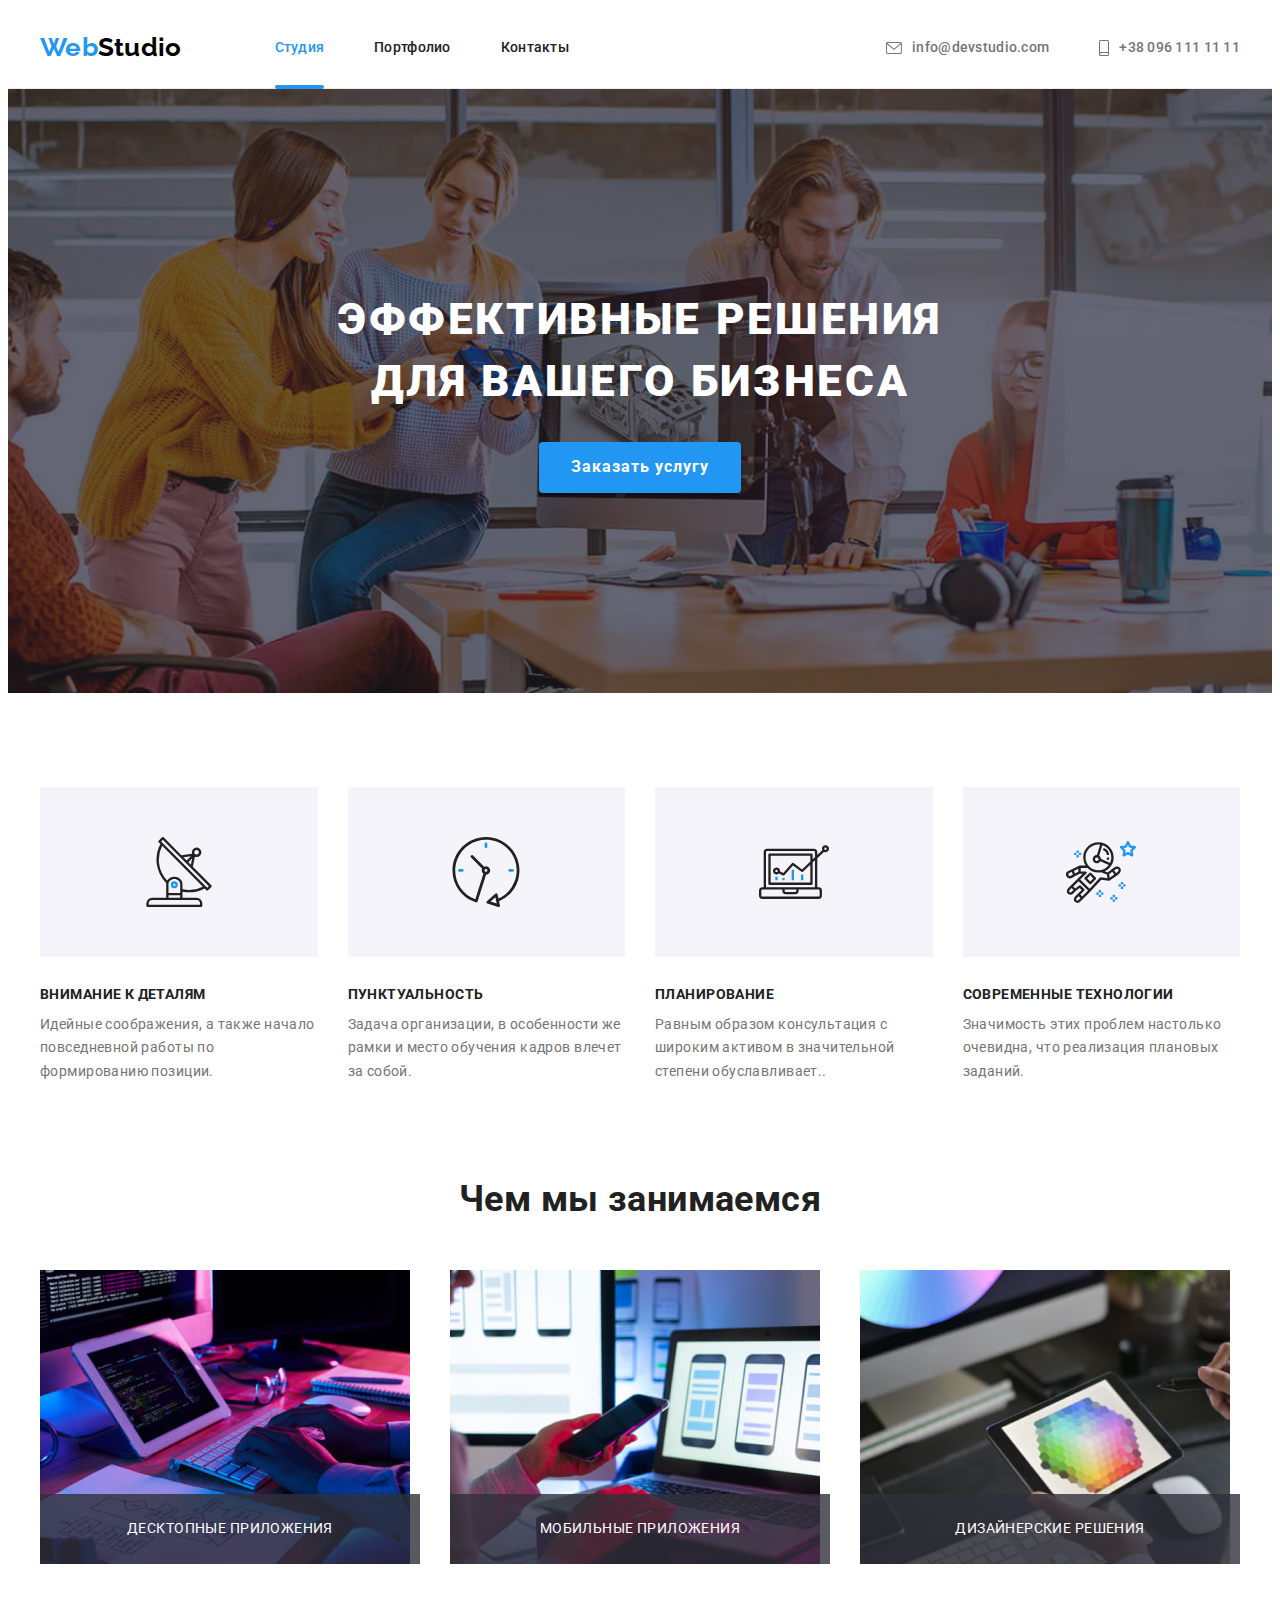
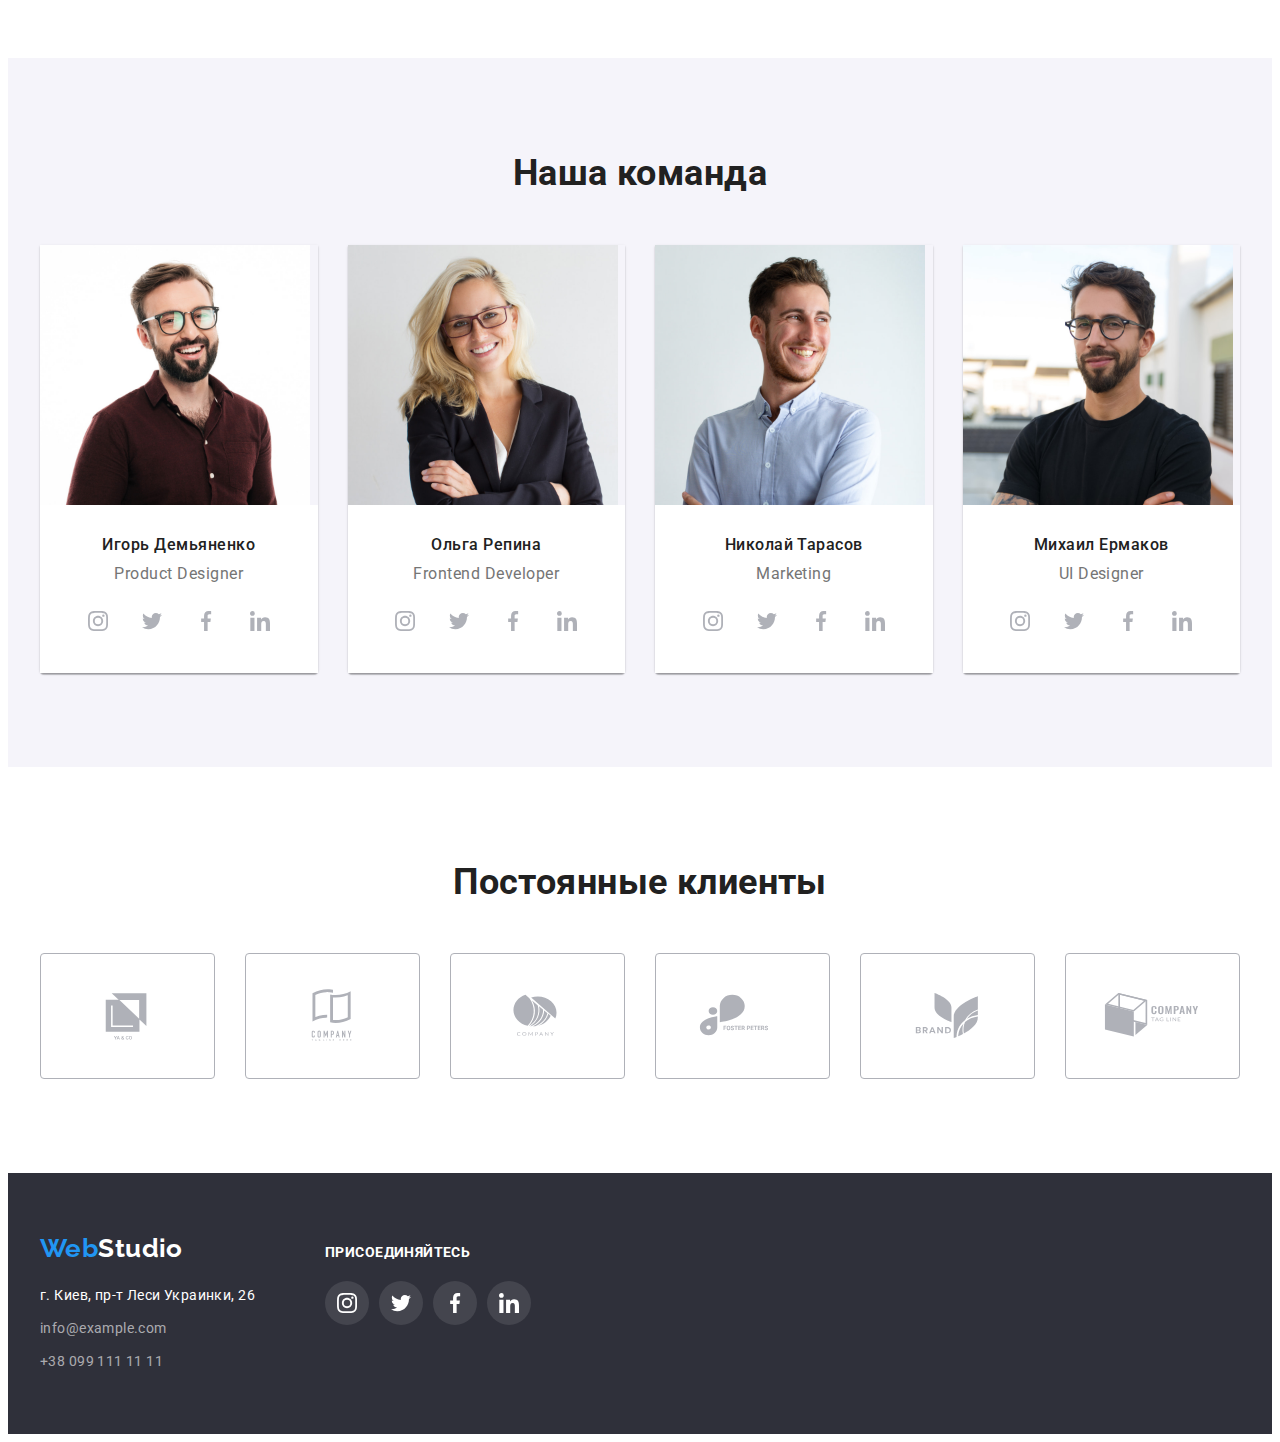
<file: index.html>
<!DOCTYPE html>
<html lang="ru">
<head>
    <meta charset="UTF-8">
    <meta http-equiv="X-UA-Compatible" content="IE=edge">
    <meta name="viewport" content="width=device-width, initial-scale=1.0">
<link href="https://fonts.googleapis.com/css2?family=Raleway:wght@700&family=Roboto:wght@400;500;700;900&display=swap" rel="stylesheet"/>
<link rel="stylesheet" href="https://cdnjs.cloudflare.com/ajax/libs/modern-normalize/1.1.0/modern-normalize.min.css" integrity="sha512-wpPYUAdjBVSE4KJnH1VR1HeZfpl1ub8YT/NKx4PuQ5NmX2tKuGu6U/JRp5y+Y8XG2tV+wKQpNHVUX03MfMFn9Q==" crossorigin="anonymous" referrerpolicy="no-referrer" />
    <link rel="stylesheet" href="css/styles.css"/>
    <title>Веб-студия</title>
</head>
<body data-page>
    <!--шапка сайта-->
    <header class="header">
        <div class="header-container container">
        <nav class="nav">
            <a href="index.html" class="logo">Web<span class="dark-logo">Studio</span></a>
    
            <ul class="nav-list list">
              <li>
                <a href="index.html" class="nav-link active-page link">Студия</a>
              </li>
              <li>
                <a href="portfolio.html" class="nav-link link">Портфолио</a>
              </li>
              <li>
                <a href="" class="nav-link link">Контакты</a>
              </li>
            </ul>
        </nav>
        <!--контакты-->
          <ul class="contact-list list">
                <li>
                  <a href="mailto:info@devstudio.com" class="contact-link link">
                    <svg class="mail-icon icon" width="16px" height="12px">
                        <use href="./images/icons.svg#envelope"></use>
                    </svg>
                    info@devstudio.com</a>
                </li>
                <li>
                  <a href="tel:+380961111111" class="contact-link link">
                    <svg class="tel-icon icon" width="10px" height="16px">
                        <use href="./images/icons.svg#smartphone"></use>
                    </svg>
                    +38 096 111 11 11</a>
                </li>
              </ul>
    </div>
    </header>
    
    <main>
        <!--герой-->
 <section class="hero">
    <div class="container">
    <h1 class="hero-title">
        Эффективные решения для вашего бизнеса</h1>

    <button type="button" class="hero-button" data-modal-open>Заказать услугу</button>



</div >
    </section>


 <!--особенности-->
 <section class="about section">
<div class="container">
    
<h2 class="visually-hidden">Наши особенности</h2>


<ul class="about-list card-set list">
<li class="card-item">
<div class="about-card-icon">
                <svg class="about-icon" width="70px" height="70px">
                  <use href="./images/icons.svg#antenna"></use>
                </svg>
              </div>

    <h3 class="about-title">Внимание к деталям</h3>
    <p class="about text">Идейные соображения, а также начало повседневной работы по формированию позиции.</p>
</li>
<li class="card-item">
<div class="about-card-icon">
                <svg class="about-icon" width="70px" height="70px">
                  <use href="./images/icons.svg#clock"></use>
                </svg>
              </div>

    <h3 class="about-title">Пунктуальность</h3>
    <p class="about text">Задача организации, в особенности же рамки и место обучения кадров влечет за собой.</p>
</li>
<li class="card-item">
<div class="about-card-icon">
                <svg class="about-icon" width="70px" height="70px">
                  <use href="./images/icons.svg#diagram"></use>
                </svg>
              </div>

    <h3 class="about-title">Планирование</h3>
    <p class="about text">Равным образом консультация с широким активом в значительной степени обуславливает..</p>
</li>
<li class="card-item">
<div class="about-card-icon">
                <svg class="about-icon" width="70px" height="70px">
                  <use href="./images/icons.svg#astronaut"></use>
                </svg>
              </div>

    <h3 class="about-title">Современные технологии</h3>
    <p class="about text">Значимость этих проблем настолько очевидна, что реализация плановых заданий.</p>
</li>
</ul>
</div>
</section>

<!-- Чем занимаемся-->
<section class="we-do section">
    <div class="container">
<h2 class="section-title">Чем мы занимаемся</h2>

<ul class="we-do-list card-set list">
    <li class="card-item we-do-item">
      <div class="we-do-text">
        <p class="we-do-title">Десктопные приложения</p>
      </div>
        <img src="./images/images1.jpg"
        width="370" 
        height="294" 
        alt="набираем код с макета"/>
    </li>
    <li class="card-item we-do-item">
      <div class="we-do-text">
        <p class="we-do-title">мобильные приложения</p>
      </div>
        <img src="./images/images2.jpg"
        width="370"
        height="294"
         alt="создаем страницу"/>
    </li>
<li class="card-item we-do-item">
  <div class="we-do-text">
    <p class="we-do-title">дизайнерские решения</p>
  </div>
        <img src="./images/images3.jpg" 
        width="370"
        height="294"
         alt="создаем дизайн"/>
    </li>
</ul>
</div>
</section>
 
<!--Наша команда-->

<section class="team section">
    <div class="container">
<h2 class="section-title">Наша команда</h2>
<ul class="team-list card-set list">
    <li class="team-item card-item">
        <img src="./images/Designer.jpg" 
        alt="Дизайнер продукта" 
        width="270"
        height="260">

        <div class="team-content">
        <h3 class="team-title">Игорь Демьяненко</h3>
        <p class="team-specialist">Product Designer</p>
        
    
            <ul class="list social-list">
              <li class="social-item">
                <a href="javascript:;" target="_blank" class="link social-link-icon">
                  <svg class="social-icon" width="20px" height="20px">
                    <use href="./images/icons.svg#instagram"></use>
                  </svg>
                </a>
              </li>

              <li class="social-item">
                <a href="javascript:;" target="_blank" class="link social-link-icon">
                  <svg class="social-icon" width="20px" height="20px">
                    <use href="./images/icons.svg#twitter"></use>
                  </svg>
                </a>
              </li>

              <li class="social-item">
                <a href="javascript:;" target="_blank" class="link social-link-icon">
                  <svg class="social-icon" width="20px" height="20px">
                    <use href="./images/icons.svg#facebook"></use>
                  </svg>
                </a>
              </li>

              <li class="social-item">
                <a href="javascript:;" target="_blank" class="link social-link-icon">
                  <svg class="social-icon" width="20px" height="20px">
                    <use href="./images/icons.svg#linkedin"></use>
                  </svg>
                </a>
              </li>
            </ul>
          </div>
        </li>
    
    
<li class="team-item card-item">
        <img src="./images/Developer.jpg" 
        alt="Фронтенд-разработчик" 
        width="270"
        height="260">
        <div class="team-content">
        <h3 class="team-title">Ольга Репина</h3>
        <p class="team-specialist">Frontend Developer</p>
        

        
            <ul class="list social-list">
              <li class="social-item">
                <a href="javascript:;" target="_blank" class="link social-link-icon">
                  <svg class="social-icon" width="20px" height="20px">
                    <use href="./images/icons.svg#instagram"></use>
                  </svg>
                </a>
              </li>

              <li class="social-item">
                <a href="javascript:;" target="_blank" class="link social-link-icon">
                  <svg class="social-icon" width="20px" height="20px">
                    <use href="./images/icons.svg#twitter"></use>
                  </svg>
                </a>
              </li>

              <li class="social-item">
                <a href="javascript:;" target="_blank" class="link social-link-icon">
                  <svg class="social-icon" width="20px" height="20px">
                    <use href="./images/icons.svg#facebook"></use>
                  </svg>
                </a>
              </li>

              <li class="social-item">
                <a href="javascript:;" target="_blank" class="link social-link-icon">
                  <svg class="social-icon" width="20px" height="20px">
                    <use href="./images/icons.svg#linkedin"></use>
                  </svg>
                </a>
              </li>
            </ul>
          </div>
    </li>
<li class="team-item card-item">
    <img src="./images/Marketing.jpg"
    alt="Маркетинг" width="270"
    height="260">
<div class="team-content">
    <h3 class="team-title">Николай Тарасов</h3>
    <p class="team-specialist">Marketing</p>



    <ul class="list social-list">
      <li class="social-item">
        <a href="javascript:;" target="_blank" class="link social-link-icon">
          <svg class="social-icon" width="20px" height="20px">
            <use href="./images/icons.svg#instagram"></use>
          </svg>
        </a>
      </li>

      <li class="social-item">
        <a href="javascript:;" target="_blank" class="link social-link-icon">
          <svg class="social-icon" width="20px" height="20px">
            <use href="./images/icons.svg#twitter"></use>
          </svg>
        </a>
      </li>

      <li class="social-item">
        <a href="javascript:;" target="_blank" class="link social-link-icon">
          <svg class="social-icon" width="20px" height="20px">
            <use href="./images/icons.svg#facebook"></use>
          </svg>
        </a>
      </li>

      <li class="social-item">
        <a href="javascript:;" target="_blank" class="link social-link-icon">
          <svg class="social-icon" width="20px" height="20px">
            <use href="./images/icons.svg#linkedin"></use>
          </svg>
        </a>
      </li>
    </ul>
  </div>
</li>
    <li class="team-item card-item">
        <img src="./images/UIDesigner.jpg"
        alt="Дизайнер пользовательского интерфейса"
         width="270"
        height="260">
<div class="team-content">
        <h3 class="team-title">Михаил Ермаков</h3>
        <p class="team-specialist">UI Designer</p>



    <ul class="list social-list">
      <li class="social-item">
        <a href="javascript:;" target="_blank" class="link social-link-icon">
          <svg class="social-icon" width="20px" height="20px">
            <use href="./images/icons.svg#instagram"></use>
          </svg>
        </a>
      </li>

      <li class="social-item">
        <a href="javascript:;" target="_blank" class="link social-link-icon">
          <svg class="social-icon" width="20px" height="20px">
            <use href="./images/icons.svg#twitter"></use>
          </svg>
        </a>
      </li>

      <li class="social-item">
        <a href="javascript:;" target="_blank" class="link social-link-icon">
          <svg class="social-icon" width="20px" height="20px">
            <use href="./images/icons.svg#facebook"></use>
          </svg>
        </a>
      </li>

      <li class="social-item">
        <a href="javascript:;" target="_blank" class="link social-link-icon">
          <svg class="social-icon" width="20px" height="20px">
            <use href="./images/icons.svg#linkedin"></use>
          </svg>
        </a>
      </li>
    </ul>
  </div>
    </li>
</ul>
</div>
</section>

<!--Постоянные клиенты-->
<section class="section clients-section">
    <div class="container clients-container">
        <h2 class="section-title">Постоянные клиенты</h2>

<ul class="list card-set clients-list">
    <li class="clients-item card-item">
        <a href="" class="link clients-link">
        <svg class="clients-icon" width="106" height="60">
            <use href="./images/icons.svg#logo"></use>
        </svg>
    </a>
</li>
<li class="clients-item card-item">
    <a href="" class="link clients-link">
    <svg class="clients-icon" width="106" height="60">
        <use href="./images/icons.svg#logo-1"></use>
    </svg>
</a>
</li>
<li class="clients-item card-item">
    <a href="" class="link clients-link">
    <svg class="clients-icon" width="106" height="60">
        <use href="./images/icons.svg#logo-2"></use>
    </svg>
</a>
</li>
<li class="clients-item card-item">
    <a href="" class="link clients-link">
    <svg class="clients-icon" width="106px" height="60">
        <use href="./images/icons.svg#logo-3"></use>
    </svg>
</a>
</li>
<li class="clients-item card-item">
    <a href="" class="link clients-link">
    <svg class="clients-icon" width="106" height="60">
        <use href="./images/icons.svg#logo-4"></use>
    </svg>
</a>
</li>
<li class="clients-item card-item">
    <a href="" class="link clients-link">
    <svg class="clients-icon" width="106" height="60">
        <use href="./images/icons.svg#logo-5"></use>
    </svg>
</a>
</li>
</ul>
</div>
</section>
</main>


    <!--подвал-->
     <footer class="footer">
<div class="container">
    <div class="footer-container">
        <div class="footer-address">
        <a href="index.html" class="logo">Web<span class="white">Studio</span></a>
        <address class="address">
            <ul class="list address-list">
                <li>
                    <a
                    href="https://goo.gl/maps/N5DiG7p4qbo636EXA"
                    target="_blank"
                    rel="noreferrer noopener"
                    class="link street">г. Киев, пр-т Леси Украинки, 26
                  </a>
                </li>
                <li><a href="mailto:info@example.com" class="link address-link">info@example.com</a>
                <li>
                    <a href="tel:+380991111111" class="link address-link">+38 099 111 11 11</a>
                </li>
            </ul>
        </address>
    </div>

    <div class="footer-social">
        <h3 class="footer-social-title">присоединяйтесь</h3>

        <ul class="list social-list">
          <li class="social-item">
            <a href="javascript:;" target="_blank" class="link social-link-icon">
              <svg class="social-icon" width="20px" height="20px">
                <use href="./images/icons.svg#instagram"></use>
              </svg>
            </a>
          </li>

          <li class="social-item">
            <a href="javascript:;" target="_blank" class="link social-link-icon">
              <svg class="social-icon" width="20px" height="20px">
                <use href="./images/icons.svg#twitter"></use>
              </svg>
            </a>
          </li>

          <li class="social-item">
            <a href="javascript:;" target="_blank" class="link social-link-icon">
              <svg class="social-icon" width="20px" height="20px">
                <use href="./images/icons.svg#facebook"></use>
              </svg>
            </a>
          </li>

          <li class="social-item">
            <a href="javascript:;" target="_blank" class="link social-link-icon">
              <svg class="social-icon" width="20px" height="20px">
                <use href="./images/icons.svg#linkedin"></use>
              </svg>
            </a>
          </li>
        </ul>
      </div>
    </div>
</div>
</footer>

<div class="backdrop is-hidden" data-modal>
  <div class="modal">
    <button class="modal-btn" data-modal-close>
      <svg class="modal-btn-icon" width="18px" height="18px">
        <use href="./images/icons.svg#icon-iconx"></use>
      </svg>
    </button>
  </div>
</div>

<!--скрипт модельного окна-->
<script src="./js/modal.js"></script>

</body>
</html>
</file>
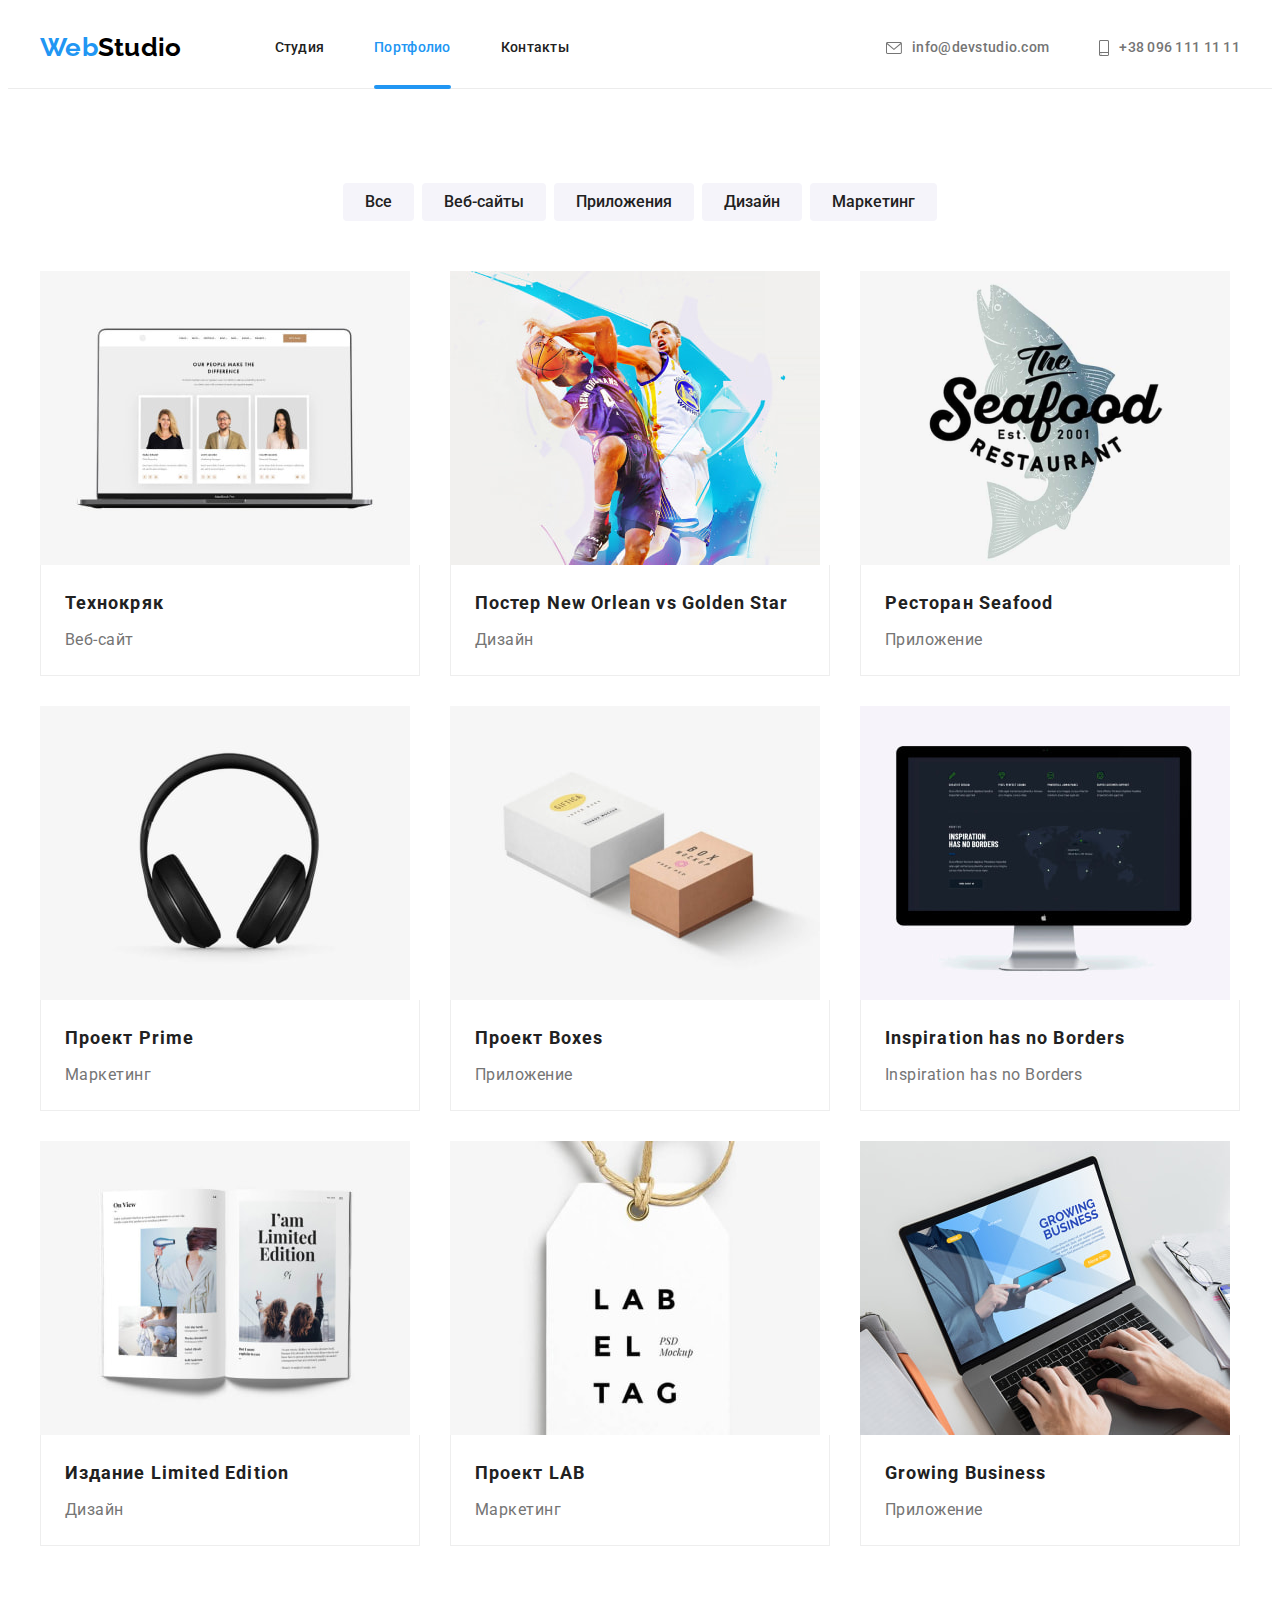
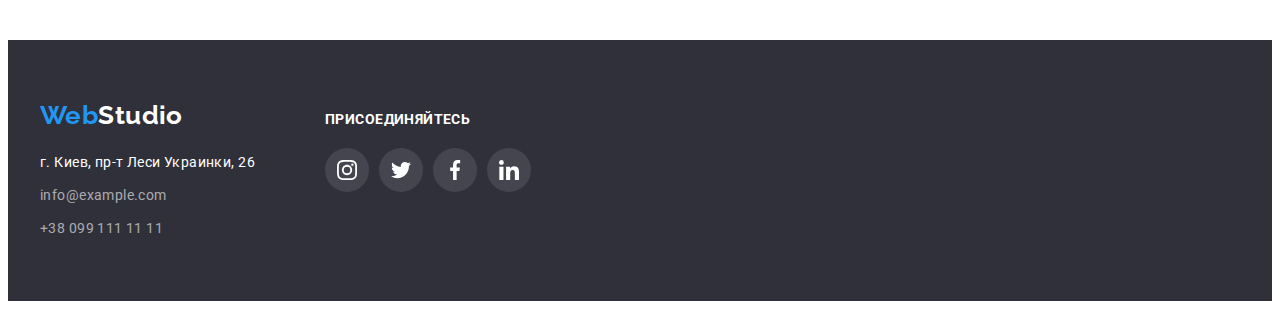
<file: portfolio.html>
<!DOCTYPE html>
<html lang="ru">
  <head>
    <meta charset="UTF-8" />
    <meta http-equiv="X-UA-Compatible" content="IE=edge" />
    <meta name="viewport" content="width=device-width, initial-scale=1.0" />
    <link
      href="https://fonts.googleapis.com/css2?family=Raleway:wght@700&family=Roboto:wght@400;500;700;900&display=swap"
      rel="stylesheet"
    /><link rel="stylesheet" href="https://cdnjs.cloudflare.com/ajax/libs/modern-normalize/1.1.0/modern-normalize.min.css" integrity="sha512-wpPYUAdjBVSE4KJnH1VR1HeZfpl1ub8YT/NKx4PuQ5NmX2tKuGu6U/JRp5y+Y8XG2tV+wKQpNHVUX03MfMFn9Q==" crossorigin="anonymous" referrerpolicy="no-referrer" />
    <link rel="stylesheet" href="css/styles.css"/>
    <title>Портфолио</title>
  </head>
  <body>
    <!--шапка сайта-->
    <header class="header">
      <div class="header-container container">
      <nav class="nav">
          <a href="index.html" class="logo">Web<span class="dark-logo">Studio</span></a>
  
          <ul class="nav-list list">
            <li>
              <a href="index.html" class="nav-link link">Студия</a>
            </li>
            <li>
              <a href="portfolio.html" class="nav-link active-page link">Портфолио</a>
            </li>
            <li>
              <a href="" class="nav-link link">Контакты</a>
            </li>
          </ul>
      </nav>
      <ul class="contact-list list">
        <li>
          <a href="mailto:info@devstudio.com" class="contact-link link">
            <svg class="mail-icon icon" width="16px" height="12px">
                <use href="./images/icons.svg#envelope"></use>
            </svg>
            info@devstudio.com</a>
        </li>
        <li>
          <a href="tel:+380961111111" class="contact-link link">
            <svg class="tel-icon icon" width="10px" height="16px">
                <use href="./images/icons.svg#smartphone"></use>
            </svg>
            +38 096 111 11 11</a>
        </li>
      </ul>
  </div>
  </header>
    <main>
      <!--меню портфолио-->
      <section class="section">
        <div class="container portfolio-container">
        <!--кнопки-->
        <ul class="list select-list">
          <li class="select-item">
            <button type="button" class="select-button">Все</button>
          </li>
          <li class="select-item">
            <button type="button" class="select-button">Веб-сайты</button>
          </li>
          <li class="select-item">
            <button type="button" class="select-button">Приложения</button>
          </li>
          <li class="select-item">
            <button type="button" class="select-button">Дизайн</button>
          </li>
          <li class="select-item">
            <button type="button" class="select-button">Маркетинг</button>
          </li>
        </ul>

        <!--скрытые заголовки-->
        <h1 class="visually-hidden">Примеры</h1>

        <!--примеры работ-->
        <ul class="list card-set portfolio-list">
          
          <li class="card-item">
             <a href="" class="link portfolio-link"> 

              <div class="portfolio-background">
            <img
              src="./images/technoquack.jpg"
              width="370"
              height="294"
              alt="веб сайт технокряк"
            />
            <div class="overlay">
              <p class="overlay-text">Ресурс предлагает комплексные предложения с разным уровнем функционала и сервисов. Все это позволит посетителю получить исчерпывающие сведения о компании или частном лице.</p>
            </div>
          </div>

            <div class="card-content">
            <h2 class="card-heading">Технокряк</h2>
            <p class="card-text">Веб-сайт</p>
          </div>
          </a>
          </li>

          <li class="card-item">
            <a href="" class="link portfolio-link"> 
              <div class="portfolio-background">
            <img
              src="./images/New-Orlean.jpg"
              width="370"
              height="294"
              alt="дизайн"
            />
            <div class="overlay">
              <p class="overlay-text">Ресурс предлагает комплексные предложения с разным уровнем функционала и сервисов. Все это позволит посетителю получить исчерпывающие сведения о компании или частном лице.</p>
            </div>
          </div>
            <div class="card-content">
            <h2 class="card-heading">Постер New Orlean vs Golden Star</h2>
            <p class="card-text">Дизайн</p>
            </div>
          </a>
          </li>

          <li class="card-item">
            <a href="" class="link portfolio-link">
              <div class="portfolio-background"> 
            <img
              src="./images/Seafood.png"
              width="370"
              height="294"
              alt="приложение"
            />
            <div class="overlay">
              <p class="overlay-text">Ресурс предлагает комплексные предложения с разным уровнем функционала и сервисов. Все это позволит посетителю получить исчерпывающие сведения о компании или частном лице.</p>
            </div>
          </div>
            <div class="card-content">
            <h2 class="card-heading">Ресторан Seafood</h2>
            <p class="card-text">Приложение</p>
          </div>
          </a>
          </li>

          <li class="card-item">
            <a href="" class="link portfolio-link">
              <div class="portfolio-background">
            <img
              src="./images/Prime.jpg"
              width="370"
              height="294"
              alt="проект-маркетинг"
            />
            <div class="overlay">
              <p class="overlay-text">Ресурс предлагает комплексные предложения с разным уровнем функционала и сервисов. Все это позволит посетителю получить исчерпывающие сведения о компании или частном лице.</p>
            </div>
          </div>
            <div class="card-content">
            <h2 class="card-heading">Проект Prime</h2>
            <p class="card-text">Маркетинг</p>
          </div>
          </a>
          </li>

          <li class="card-item">
            <a href="" class="link portfolio-link">
              <div class="portfolio-background">
            <img
              src="./images/Boxes.jpg"
              width="370"
              height="294"
              alt="дизан-проект"
            />
            <div class="overlay">
              <p class="overlay-text">Ресурс предлагает комплексные предложения с разным уровнем функционала и сервисов. Все это позволит посетителю получить исчерпывающие сведения о компании или частном лице.</p>
            </div>
          </div>
            <div class="card-content">
            <h2 class="card-heading">Проект Boxes</h2>
            <p class="card-text">Приложение</p>
          </div>
          </a>
          </li>

          <li class="card-item">
            <a href="" class="link portfolio-link">
              <div class="portfolio-background">
            <img
              src="./images/Inspiration.jpg"
              width="370"
              height="294"
              alt="веб-сайт"
            />
            <div class="overlay">
              <p class="overlay-text">Ресурс предлагает комплексные предложения с разным уровнем функционала и сервисов. Все это позволит посетителю получить исчерпывающие сведения о компании или частном лице.</p>
            </div>
          </div>
            <div class="card-content">
            <h2 class="card-heading">Inspiration has no Borders</h2>
            <p class="card-text">Inspiration has no Borders</p>
          </div>
          </a>
          </li>

          <li class="card-item">
            <a href="" class="link portfolio-link">
              <div class="portfolio-background">
            <img
              src="./images/Limited-Edition.jpg"
              width="370"
              height="294"
              alt="дизайн"
            />
            <div class="overlay">
              <p class="overlay-text">Ресурс предлагает комплексные предложения с разным уровнем функционала и сервисов. Все это позволит посетителю получить исчерпывающие сведения о компании или частном лице.</p>
            </div>
          </div>
            <div class="card-content">
            <h2 class="card-heading">Издание Limited Edition</h2>
            <p class="card-text">Дизайн</p>
          </div>
          </a>
          </li>

          <li class="card-item">
            <a href="" class="link portfolio-link">
              <div class="portfolio-background">
            <img
              src="./images/LAB.jpg"
              width="370"
              height="294"
              alt="маркетинг"
            />
            <div class="overlay">
              <p class="overlay-text">Ресурс предлагает комплексные предложения с разным уровнем функционала и сервисов. Все это позволит посетителю получить исчерпывающие сведения о компании или частном лице.</p>
            </div>
          </div>
            <div class="card-content">
            <h2 class="card-heading">Проект LAB</h2>
            <p class="card-text">Маркетинг</p>
          </div>
          </a>
          </li>

          <li class="card-item">
            <a href="" class="link portfolio-link">
              <div class="portfolio-background">
            <img
              src="./images/Business.jpg"
              width="370"
              height="294"
              alt="бизнес-план"
            />
            <div class="overlay">
              <p class="overlay-text">Ресурс предлагает комплексные предложения с разным уровнем функционала и сервисов. Все это позволит посетителю получить исчерпывающие сведения о компании или частном лице.</p>
            </div>
          </div>
            <div class="card-content">
            <h2 class="card-heading">Growing Business</h2>
            <p class="card-text">Приложение</p>
          </div>
          </a>
          </li>
        </ul>
      </div>
      
      </section>
    </main>
    <!--подвал-->
    <footer class="footer">
      <div class="container">
          <div class="footer-container">
              <div class="footer-address">
              <a href="index.html" class="logo">Web<span class="white">Studio</span></a>
              <address class="address">
                  <ul class="list address-list">
                      <li>
                          <a
                          href="https://goo.gl/maps/N5DiG7p4qbo636EXA"
                          target="_blank"
                          rel="noreferrer noopener"
                          class="link street">г. Киев, пр-т Леси Украинки, 26
                        </a>
                      </li>
                      <li><a href="mailto:info@example.com" class="link address-link">info@example.com</a>
                      <li>
                          <a href="tel:+380991111111" class="link address-link">+38 099 111 11 11</a>
                      </li>
                  </ul>
              </address>
          </div>
      
          <div class="footer-social">
              <h3 class="footer-social-title">присоединяйтесь</h3>
      
              <ul class="list social-list">
                <li class="social-item">
                  <a href="javascript:;" target="_blank" class="link social-link-icon">
                    <svg class="social-icon" width="20px" height="20px">
                      <use href="./images/icons.svg#instagram"></use>
                    </svg>
                  </a>
                </li>
      
                <li class="social-item">
                  <a href="javascript:;" target="_blank" class="link social-link-icon">
                    <svg class="social-icon" width="20px" height="20px">
                      <use href="./images/icons.svg#twitter"></use>
                    </svg>
                  </a>
                </li>
      
                <li class="social-item">
                  <a href="javascript:;" target="_blank" class="link social-link-icon">
                    <svg class="social-icon" width="20px" height="20px">
                      <use href="./images/icons.svg#facebook"></use>
                    </svg>
                  </a>
                </li>
      
                <li class="social-item">
                  <a href="javascript:;" target="_blank" class="link social-link-icon">
                    <svg class="social-icon" width="20px" height="20px">
                      <use href="./images/icons.svg#linkedin"></use>
                    </svg>
                  </a>
                </li>
              </ul>
            </div>
          </div>
      </div>
      </footer>
  </body>
</html>
</file>
<file: css/styles.css>
/* цвет фона наша команда #2F303A; */
/*цвет текста в боди #757575; */
/*хедер лого Web голубой #2196F3; */
/* хедер лого Web черный #000000; */
/* цвет в нав,портфолио,и внимание к деталям #212121; */
/* цвет контактов в навигации #757575; */
/* белый цвет #FFFFFF; */
/*фон героя #2F303A; */
/*кнопка в  #F5F4FA; */

:root {
  --background-dark-grey: #2f303a;
  --grey-color: #757575;
  --blue-logo-color: #2196f3;
  --dark-logo-color: #000000;
  --white-color: #ffffff;
  --current-color: #212121;
  --footer-primary-color: rgba(255, 255, 255, 0.6);
  --light-gray-backg: #f5f4fa;
  --card-set-gap: 30px; 
  --button-shadow: rgba(0, 0, 0, 0.25);
  --grey-edging: rgba(238, 238, 238, 1);
--card-item: 4;
--grey-card-content:#EEEEEE;
--team-btm: rgba(0, 0, 0, 0.12);
  --team-bl: rgba(0, 0, 0, 0.14);
  --team-br: rgba(0, 0, 0, 0.2);
  --color-border-header: #ECECEC;
  --hero-shadow: rgba(47, 48, 58, 0.4);
  --social-icon: rgba(175, 177, 184, 1);
  --footer-icon: rgba(255, 255, 255, 0.1);
  --bgcolor-wdtext: rgba(47, 48, 58, 0.8);
  --modal-background: rgba(0, 0, 0, 0.2);
  --cubic-bezier: cubic-bezier(0.4, 0, 0.2, 1);
--duration: 250ms;
}



body {
  color: var(--grey-color);
  font-family: 'Roboto', sans-serif;
  font-style: normal;
  font-size: 14px;
  letter-spacing: 0.03em;
  line-height: 1.71;
  
  }

  .no-scroll {
    overflow: hidden;
  }

h1,
h2,
h3,
h4,
p {
  margin: 0;
}
ul,
ol {
  padding: 0;
  margin: 0;
}
img {
    display: block;
    max-width: 100%;
    height: auto;
  }
  .link {
    text-decoration: none;
    color: currentColor; 
}

.active-page {
  position: relative;
    color: var(--blue-logo-color);
}
.list {
    list-style: none;
}
.container {
    width: 1200px;
    padding-left: 15px;
    padding-right: 15px;
    margin-left: auto;
    margin-right: auto;
  }


p {
  font-weight: 400;
  letter-spacing: 0.03em;
}
/* header */

.header {
  font-weight: 500;
  line-height: 1.14;
  letter-spacing: 0.02em;
border-bottom: 1px solid 
var(--color-border-header);
}

.header-container {
    display: flex;
    align-items: center;
  }

  .header-contact .link:hover,
.header-contact .link:focus {
    color: var(--blue-logo-color);
}

/* logo */

.logo {
  color: var(--blue-logo-color);
  font-family: 'Raleway',cursive;
  font-weight: 700;
  font-size: 26px;
  line-height: 1.2;
  text-decoration: none;
  display: flex;
}

.header .logo {
  margin-right: 93px;
}

.dark-logo {
  color: var(--dark-logo-color);
}

.white {
    color: var(--white-color);
}
.header .logo {
    margin-right: 93px;
 }

.section {
    padding-top: 94px;
    padding-bottom: 94px;
}
   
/* navigation */

.nav {
    display: flex;
    align-items: center;
    color: var(--current-color);
}
.nav-list {
    display: flex;
    align-items: center;
    gap: 50px;
    }

.contact-list {
    display: flex;
    align-items: center;
    gap: 50px;
    margin-left: auto;
  }

.nav-link,
.contact-link {
    display: flex;
  align-items: center;
    padding-top: 32px;
    padding-bottom: 32px;
    transition: color var(--duration) var(--cubic-bezier);
}

.nav-link.active-page::after {
  position: absolute;
	bottom: -1px;
	left: 0;
	content: "";
	width: 100%;
	height: 4px;
	border-radius: 2px;
  background-color: var(--blue-logo-color);
  }

.nav-link.list {
    color: var(--current-color);
}

.nav-link .link:hover,
.nav-link .link:focus {
    color: var(--blue-logo-color);
}


.icon {
  fill: currentColor;
  margin-right: 10px;
  }


.contact-link:hover,
.contact-link:focus,
.nav-link:hover,
.nav-link:focus
 {
  color: var(--blue-logo-color);
}

/* hero */

.hero {
  max-width: 1600px;
  margin-left: auto;
  margin-right: auto;


    display: flex;
    background-color: var(--background-dark-grey);
    padding-top: 200px;
    padding-bottom: 200px;
    text-align: center;

    background-image: linear-gradient(to right, var(--hero-shadow), var(--hero-shadow)),
     url(../images/header-photo.jpg);
    background-repeat: no-repeat;
    background-position: center;
    background-size: cover;
}



.hero-title {
    color: var(--white-color);
    font-weight: 900;
    font-size: 44px;
    text-transform: uppercase;
    line-height: 1.4;
    text-align: center;
    letter-spacing: 0.06em;
    max-width: 696px;
    margin-left: auto;
    margin-right: auto;
    margin-bottom: 30px;
}

.hero-button {
  cursor: pointer;
  color: var(--white-color);
  background-color: var(--blue-logo-color);
  font-family: inherit;
  font-weight: 700;
  font-size: 16px;
  line-height: 1.9;
  letter-spacing: 0.06em;
  border-radius: 4px;
  box-shadow: 0px 4px 4px 0px var(--button-shadow);
  border: none;
  padding: 10px 32px;
}
/* Button */
.select-button {
    cursor: pointer;
    font-family: inherit;
    background-color: var(--light-gray-backg);
    color: var(--current-color);
    border: none;
    font-weight: 500;
    font-size: 16px;
    line-height: 1.6;
    border-radius: 4px;
padding: 6px 22px;
transition-property: color, background-color, box-shadow;
transition-duration: var(--duration);
transition-timing-function: var(--cubic-bezier);
}

.select-button:hover,
.select-button:focus {
  background-color: var(--blue-logo-color);
  color: var(--white-color);
}

/* Контент и заголовки */
.card-set {
display: flex;
flex-wrap: wrap;

margin-top: calc(-1 * var(--card-set-gap));
margin-left: calc(-1 * var(--card-set-gap));
}


.about-card-icon {
  background-color: rgba(245, 244, 250, 1);
  margin-bottom: 30px;
  height: 120px;
  border: none;
  padding: 25px;
  display: flex;
  align-items: center;
  justify-content: center;
  }


.about-title {
    font-weight: 700;
    font-size: 14px;
    line-height: 1.14;
    text-transform: uppercase;
    color: var(--current-color);
    margin-bottom: 10px;
    
}
.about-text {
    font-weight: 400;
    letter-spacing: 0.03em;
    line-height: 1.7;
    
  }

  /* картинки и текст */

.section-title {
    font-weight: 700;
    font-size: 36px;
    line-height: 1.17;
    text-align: center;
    color: var(--current-color);
    margin-bottom: 50px;   
}

.we-do {
padding-top: 0;

}
.we-do-list {
  --card-item: 3;
}

.we-do-item {
  position: relative;
}
.we-do-text {
  position: absolute;
  z-index: 1;
  bottom: 0;
  left: 0;
  right: 0;
  display: flex;
  align-items: center;
  justify-content: center;
  height: 70px;
  padding-right: 24px;
  padding-left: 24px;
  background-color: var(--bgcolor-wdtext);
}
.we-do-title {
  font-size: 14px;
  line-height: 1.14;
  text-align: center;
  text-transform: uppercase;
  color: var(--white-color);
}


.team {
    background-color: var(--light-gray-backg);
}

.team-item {
  box-shadow: 0px 1px 3px var(--team-btm), 0px 1px 1px var(--team-bl), 0px 2px 1px var(--team-br);
border-radius: 0px 0px 4px 4px;
   }


.team-specialist,
.team-title {
  font-size: 16px;
  line-height: 1.2;
  text-align: center;
}
.team-specialist {
  margin-bottom: 16px;
  }

.team-title {
    font-weight: 500;
    letter-spacing: 0.03em;
    color: var(--current-color);
    margin-bottom: 10px;
  }

.team-content {
    align-items: center;
    background-color: var(--white-color);

    padding: 30px ;
   
}

/* контент портфолио */
.portfolio-link {
  display: flex;
  flex-direction: column;
  transition-property: box-shadow;
  transition-duration: var(--duration);
transition-timing-function: var(--cubic-bezier);
}

.portfolio-link:hover,
.portfolio-link:focus{
  box-shadow: 0px 1px 1px rgba(0, 0, 0, 0.12), 
  0px 4px 4px rgba(0, 0, 0, 0.06), 1px 4px 6px rgba(0, 0, 0, 0.16);

}

.card-text {
font-size: 16px;
line-height: 1.88;
}
.card-heading {
  font-style: normal;
font-weight: 700;
font-size: 18px;
line-height: 2;
letter-spacing: 0.06em;
color: var(--current-color);
margin-bottom: 4px;
}

.portfolio-list {
  --card-item: 3;
}
.card-content {
  padding: 20px 24px;
  border: 1px solid var(--grey-card-content);
  border-top: none;
  
}

.card-item {
    flex-basis: calc(100% / var(--card-item) - var(--card-set-gap));
    margin-left: var(--card-set-gap);
    margin-top: var(--card-set-gap);
    }
/* Всплывающее окно */

  .portfolio-background {
    position: relative;
   overflow: hidden;
   transition-duration: 250ms;
   transition-timing-function: var(--cubic-bezier);
}

    .overlay {
      position: absolute;
      top: 0;
      left: 0;
      display: flex;
      align-items: center;
      justify-content: center;
      width: 100%;
      height: 100%;
      line-height: 1.6;
      font-size: 18px;
      color: var(--white-color);
      padding: 63px 24px;
      transform: translateY(100%);
      background-color:rgba(33, 150, 243, 0.9);
      transition: transform 500ms ease-in-out
       /*backdrop-filter: blur(3px);*/
    }

    
  .portfolio-link:hover .overlay,
  .portfolio-link:focus .overlay {
    transform: translateY(0%);
  }


/* кнопки портфолио */
.select-list {
  display: flex;
  justify-content: center;
  gap: 8px;
  margin-bottom: 50px;

}

.list.select-list {
  margin-bottom: 50px;
}

.select-button:hover,
.select-button:focus {
  background-color: var(--blue-logo-color);
  color: var(--white-color);
  box-shadow: 0px 3px 1px rgba(0, 0, 0, 0.1), 0px 1px 2px rgba(0, 0, 0, 0.08), 0px 2px 2px rgba(0, 0, 0, 0.12);

}


/* футер */
.footer {
  padding-top: 60px;
  padding-bottom: 60px;
    background-color: var(--background-dark-grey);
}

.footer-container {
  display: flex;
  align-items: baseline;
   gap: 70px;
}


.footer .logo {
    margin-bottom: 20px;
   }

.address {
    font-style: inherit;
}

.address-list {
  display: flex; 
  gap: 9px;
  flex-direction: column;
}
.address .link {
  transition-property: color;
transition-duration: var(--duration);
transition-timing-function: var(--cubic-bezier);
}

.address-link {
    color: var(--footer-primary-color);
}

.street {
    color: var(--white-color);
    
}
.address .link:hover,
.address .link:focus{
    color: var(--blue-logo-color);
}

/* скрытый заголовок */

.visually-hidden {
    position: absolute;
    white-space: nowrap;
    width: 1px;
    height: 1px;
    overflow: hidden;
    border: 0;
    padding: 0;
    clip: rect(0 0 0 0);
    clip-path: inset(100%);
    margin: -1px;
  }

/*иконки соцсети*/
  
  .social-list {
    display: flex;
    align-items: center;
    justify-content: center;
    gap: 10px;

  }
  
  .social-link-icon {
    display: flex;
    justify-content: center;
    align-items: center;
    border-radius: 50%;
    background-color: var(--footer-icon);
    width: 44px;
    height: 44px;
    transition-property: background-color;
    transition-duration: var(--duration);
    transition-timing-function: var(--cubic-bezier);
  }

  .footer
  .social-icon {
    fill: var(--white-color);
    
  }
  
  .social-icon {
    fill: var(--social-icon);
    transition-property: fill;
    transition-duration: var(--duration);
    transition-timing-function: var(--cubic-bezier);
  }
  
  .social-link-icon:hover .social-icon,
.social-link-icon:focus .social-icon {
  fill: var(--white-color);
}
.social-link-icon:hover,
.social-link-icon:focus {
  background-color: var(--blue-logo-color);
}

  /*постоянные клиенты*/  
  
  .clients-list {
    --card-item: 6;
  }
  
  .clients-link {
    cursor: pointer;
    display: flex;
    justify-content: center;
    align-items: center;
    height: 92px;
    padding: 16px;
    border: 1px solid var(--social-icon);
    fill: var(--social-icon);
    border-radius: 4px;
    transition-property: border, fill;
transition-duration: var(--duration);
transition-timing-function: var(--cubic-bezier);
  }
  .clients-link:hover,
.clients-link:focus {
  border: 1px solid var(--blue-logo-color);
  fill: var(--blue-logo-color);
}

/*футер иконки*/

.footer-social {
  width: 206px;
  height: 80px;
align-items: baseline;
}

.footer-social-title {
  font-style: normal;
  font-weight: 700;
  font-size: 14px;
  line-height: 1.14;
  letter-spacing: 0.03em;
  text-transform: uppercase;
  color: var(--white-color);
  margin-bottom: 20px;
}

.footer.social-link-icon {
  fill: var(--white-color);
}
/*модельное окно*/
.backdrop {
  position: fixed;
  top: 0;
  left: 0;
  z-index: 1000;
  display: flex;
  align-items: center;
  justify-content: center;
width: 100%;
   height: 100%;
   background-color: var(--modal-background);
   
   opacity: 1;
   visibility: visible;
   pointer-events: initial;
   transition: opacity 500ms ease-out, visibility 500ms ease-out;
}

.modal {
  position: relative;
  width: 528px;
height: 581px;
background-color: var(--white-color);
box-shadow: 0px 1px 3px rgba(0, 0, 0, 0.12),
 0px 1px 1px rgba(0, 0, 0, 0.14), 0px 2px 1px rgba(0, 0, 0, 0.2);
border-radius: 4px;
transition: transform 500ms ease-out;
}
.backdrop.is-hidden .modal {
  transform: scale(0);
}

.modal-btn {
  position: absolute;
  top: 8px;
  right: 8px;
display: flex;
justify-content: center;
align-items: center;
  width: 30px;
height: 30px;
padding: 0;

  border-radius: 50%;
  border: 1px solid rgba(0, 0, 0, 0.1);
  background-color: transparent;
cursor: pointer;
}
.backdrop.is-hidden {
opacity: 0;
visibility: hidden;
pointer-events: none;
}
</file>
